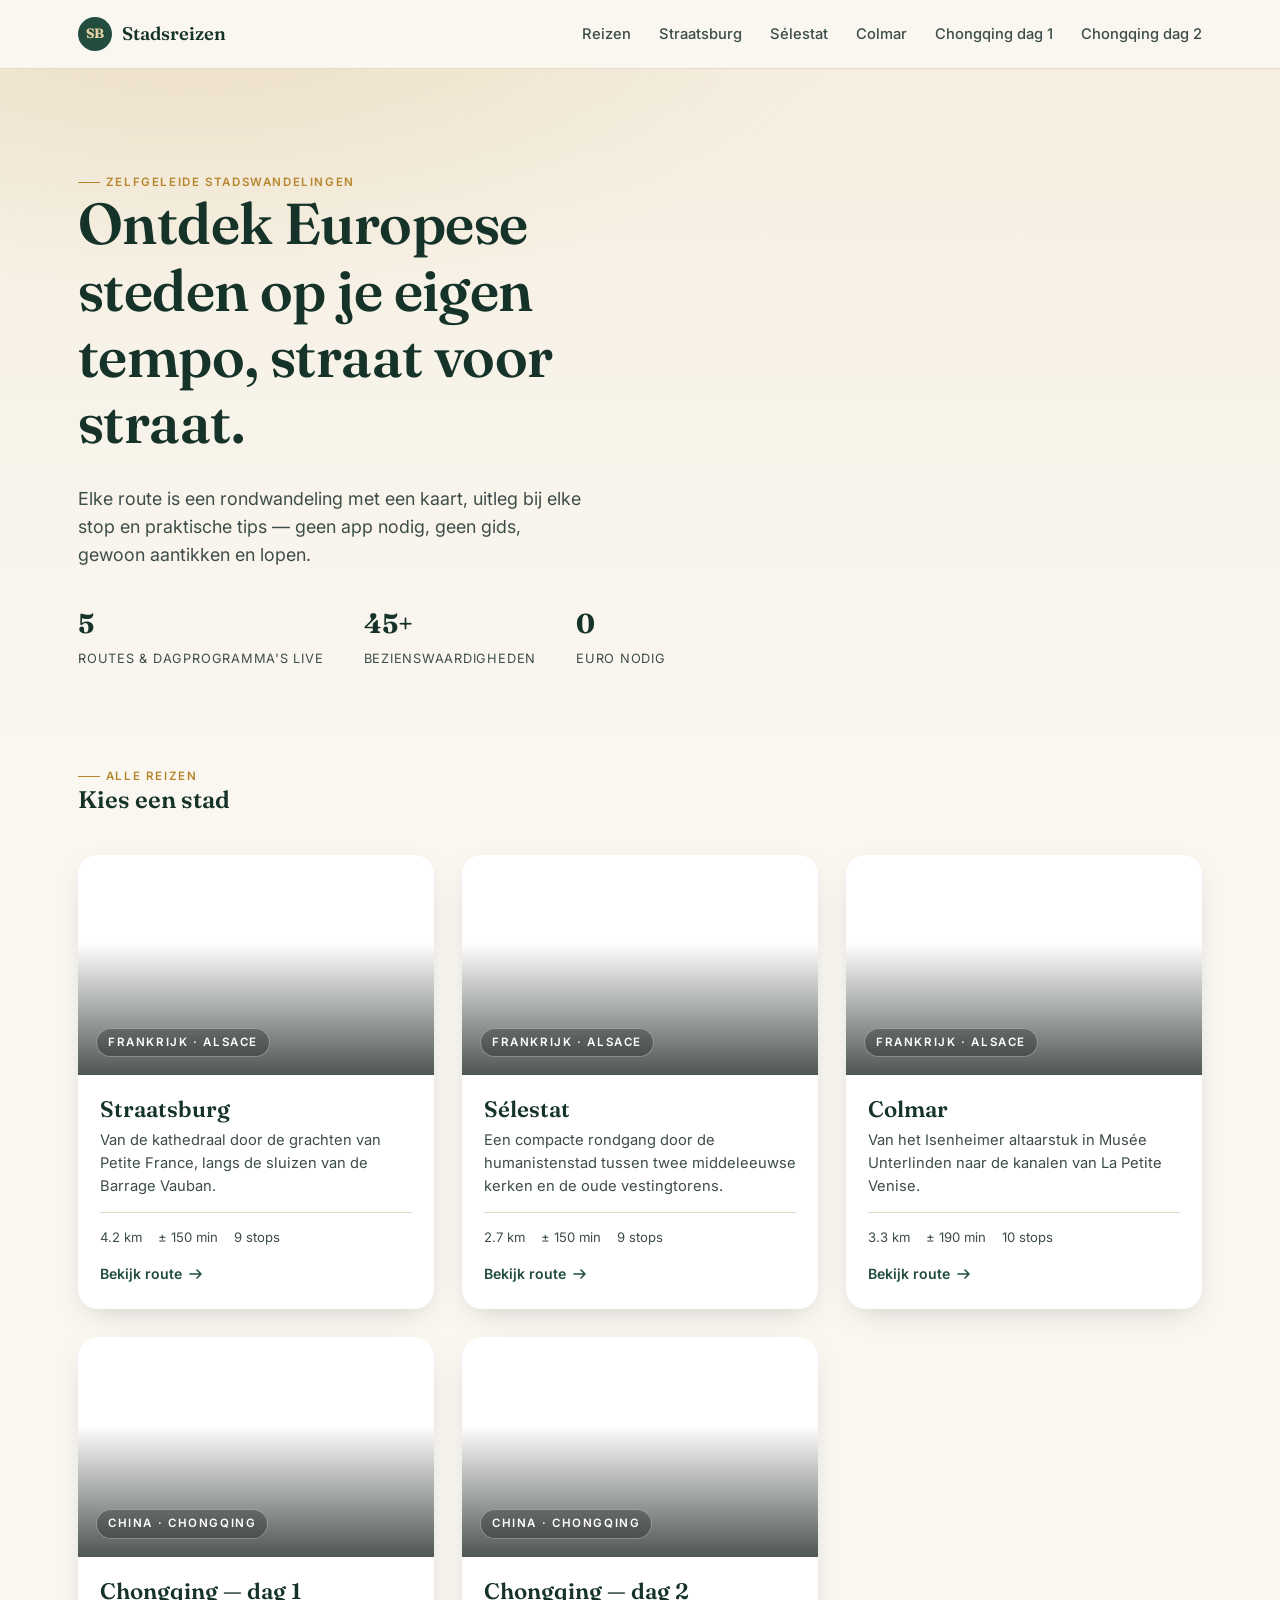
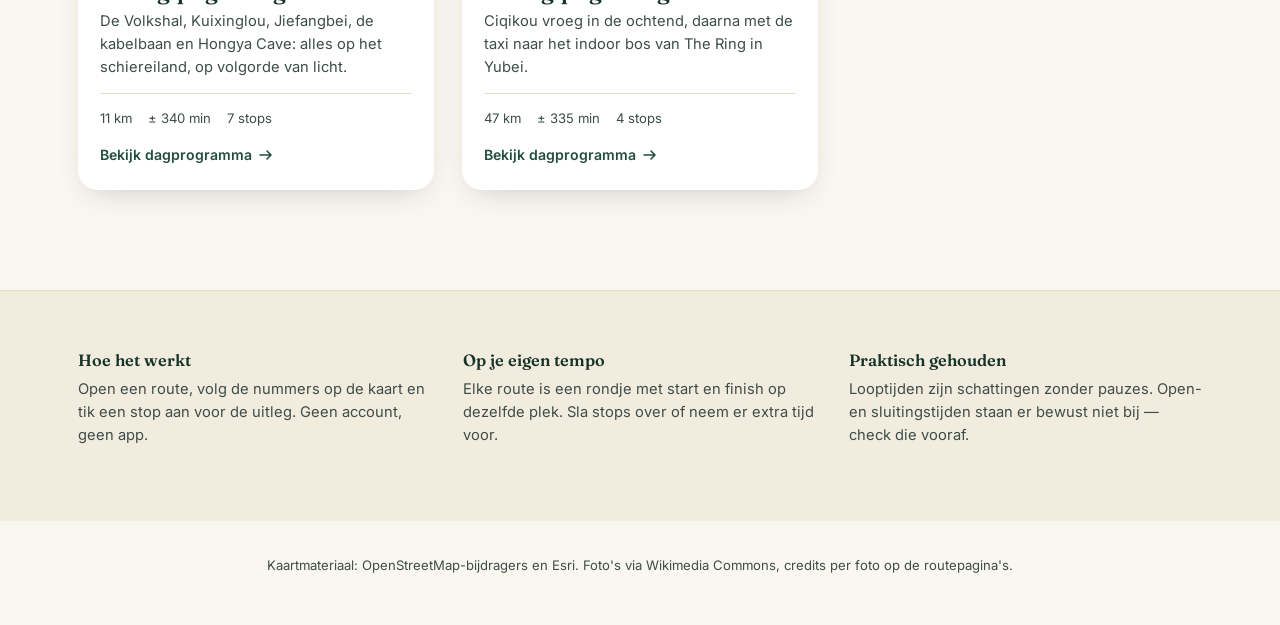
<file: index.html>
<!doctype html>
<html lang="nl">
<head>
<meta charset="utf-8">
<meta name="viewport" content="width=device-width, initial-scale=1">
<title>Stadsreizen — zelfgeleide wandelroutes door Europese steden</title>
<meta name="description" content="Zelfgeleide wandelroutes door historische stadscentra, met kaart, verhalen en praktische tips. Begin met Straatsburg en Sélestat.">
<link rel="preconnect" href="https://fonts.googleapis.com">
<link rel="preconnect" href="https://fonts.gstatic.com" crossorigin>
<link href="https://fonts.googleapis.com/css2?family=Fraunces:opsz,wght@9..144,500;9..144,600;9..144,700&family=Inter:wght@400;500;600;700&display=swap" rel="stylesheet">
<link rel="stylesheet" href="assets/css/style.css">
</head>
<body>

<header class="site-header">
  <div class="wrap">
    <a href="index.html" class="brand"><span class="mark">SB</span> Stadsreizen</a>
    <nav class="site-nav">
      <a href="index.html">Reizen</a>
      <a href="reizen/strasbourg/index.html">Straatsburg</a>
      <a href="reizen/selestat/index.html">Sélestat</a>
      <a href="reizen/colmar/index.html">Colmar</a>
      <a href="reizen/chongqing-dag1/index.html">Chongqing dag 1</a>
      <a href="reizen/chongqing-dag2/index.html">Chongqing dag 2</a>
    </nav>
  </div>
</header>

<section class="hero-home">
  <div class="wrap">
    <span class="eyebrow">Zelfgeleide stadswandelingen</span>
    <h1>Ontdek Europese steden op je eigen tempo, straat voor straat.</h1>
    <p class="lede">Elke route is een rondwandeling met een kaart, uitleg bij elke stop en praktische tips — geen app nodig, geen gids, gewoon aantikken en lopen.</p>
    <div class="hero-stats">
      <div><strong>5</strong><span>Routes &amp; dagprogramma's live</span></div>
      <div><strong>45+</strong><span>Bezienswaardigheden</span></div>
      <div><strong>0</strong><span>Euro nodig</span></div>
    </div>
  </div>
</section>

<section class="trips-section">
  <div class="wrap">
    <div class="trips-heading">
      <div>
        <span class="eyebrow">Alle reizen</span>
        <h2>Kies een stad</h2>
      </div>
    </div>

    <div class="trip-grid">

      <a class="trip-card" href="reizen/strasbourg/index.html">
        <div class="cover" style="background-image:url('https://upload.wikimedia.org/wikipedia/commons/thumb/4/49/Strasbourg_Petite-France_place_Benjamin-Zix_septembre_2015.jpg/960px-Strasbourg_Petite-France_place_Benjamin-Zix_septembre_2015.jpg')">
          <span class="country">Frankrijk · Alsace</span>
        </div>
        <div class="body">
          <h3>Straatsburg</h3>
          <p class="sub">Van de kathedraal door de grachten van Petite France, langs de sluizen van de Barrage Vauban.</p>
          <div class="trip-meta">
            <span id="home-strasbourg-km">— km</span>
            <span id="home-strasbourg-min">— min</span>
            <span id="home-strasbourg-stops">— stops</span>
          </div>
          <div class="cta">Bekijk route <svg width="16" height="16" viewBox="0 0 16 16" fill="none"><path d="M2 8h11M9 4l4 4-4 4" stroke="currentColor" stroke-width="1.6" stroke-linecap="round" stroke-linejoin="round"/></svg></div>
        </div>
      </a>

      <a class="trip-card" href="reizen/selestat/index.html">
        <div class="cover" style="background-image:url('https://upload.wikimedia.org/wikipedia/commons/thumb/4/41/Selestat_Tour_de_l%E2%80%99horloge.jpg/960px-Selestat_Tour_de_l%E2%80%99horloge.jpg')">
          <span class="country">Frankrijk · Alsace</span>
        </div>
        <div class="body">
          <h3>Sélestat</h3>
          <p class="sub">Een compacte rondgang door de humanistenstad tussen twee middeleeuwse kerken en de oude vestingtorens.</p>
          <div class="trip-meta">
            <span id="home-selestat-km">— km</span>
            <span id="home-selestat-min">— min</span>
            <span id="home-selestat-stops">— stops</span>
          </div>
          <div class="cta">Bekijk route <svg width="16" height="16" viewBox="0 0 16 16" fill="none"><path d="M2 8h11M9 4l4 4-4 4" stroke="currentColor" stroke-width="1.6" stroke-linecap="round" stroke-linejoin="round"/></svg></div>
        </div>
      </a>

      <a class="trip-card" href="reizen/colmar/index.html">
        <div class="cover" style="background-image:url('https://upload.wikimedia.org/wikipedia/commons/thumb/0/0e/Little_Venice_in_Colmar_01.jpg/960px-Little_Venice_in_Colmar_01.jpg')">
          <span class="country">Frankrijk · Alsace</span>
        </div>
        <div class="body">
          <h3>Colmar</h3>
          <p class="sub">Van het Isenheimer altaarstuk in Musée Unterlinden naar de kanalen van La Petite Venise.</p>
          <div class="trip-meta">
            <span id="home-colmar-km">— km</span>
            <span id="home-colmar-min">— min</span>
            <span id="home-colmar-stops">— stops</span>
          </div>
          <div class="cta">Bekijk route <svg width="16" height="16" viewBox="0 0 16 16" fill="none"><path d="M2 8h11M9 4l4 4-4 4" stroke="currentColor" stroke-width="1.6" stroke-linecap="round" stroke-linejoin="round"/></svg></div>
        </div>
      </a>

      <a class="trip-card" href="reizen/chongqing-dag1/index.html">
        <div class="cover" style="background-image:url('https://upload.wikimedia.org/wikipedia/commons/6/64/202308_Hongya_Cave_at_night_from_Qiansimen_Bridge.jpg')">
          <span class="country">China · Chongqing</span>
        </div>
        <div class="body">
          <h3>Chongqing — dag 1</h3>
          <p class="sub">De Volkshal, Kuixinglou, Jiefangbei, de kabelbaan en Hongya Cave: alles op het schiereiland, op volgorde van licht.</p>
          <div class="trip-meta">
            <span id="home-chongqing1-km">— km</span>
            <span id="home-chongqing1-min">— min</span>
            <span id="home-chongqing1-stops">— stops</span>
          </div>
          <div class="cta">Bekijk dagprogramma <svg width="16" height="16" viewBox="0 0 16 16" fill="none"><path d="M2 8h11M9 4l4 4-4 4" stroke="currentColor" stroke-width="1.6" stroke-linecap="round" stroke-linejoin="round"/></svg></div>
        </div>
      </a>

      <a class="trip-card" href="reizen/chongqing-dag2/index.html">
        <div class="cover" style="background-image:url('https://upload.wikimedia.org/wikipedia/commons/e/e3/%E4%BA%BA%E5%A4%B4%E6%94%92%E5%8A%A8%E7%9A%84%E7%A3%81%E5%99%A8%E5%8F%A3.jpg')">
          <span class="country">China · Chongqing</span>
        </div>
        <div class="body">
          <h3>Chongqing — dag 2</h3>
          <p class="sub">Ciqikou vroeg in de ochtend, daarna met de taxi naar het indoor bos van The Ring in Yubei.</p>
          <div class="trip-meta">
            <span id="home-chongqing2-km">— km</span>
            <span id="home-chongqing2-min">— min</span>
            <span id="home-chongqing2-stops">— stops</span>
          </div>
          <div class="cta">Bekijk dagprogramma <svg width="16" height="16" viewBox="0 0 16 16" fill="none"><path d="M2 8h11M9 4l4 4-4 4" stroke="currentColor" stroke-width="1.6" stroke-linecap="round" stroke-linejoin="round"/></svg></div>
        </div>
      </a>

    </div>
  </div>
</section>

<section class="about-strip">
  <div class="wrap cols">
    <div class="col">
      <h4>Hoe het werkt</h4>
      <p>Open een route, volg de nummers op de kaart en tik een stop aan voor de uitleg. Geen account, geen app.</p>
    </div>
    <div class="col">
      <h4>Op je eigen tempo</h4>
      <p>Elke route is een rondje met start en finish op dezelfde plek. Sla stops over of neem er extra tijd voor.</p>
    </div>
    <div class="col">
      <h4>Praktisch gehouden</h4>
      <p>Looptijden zijn schattingen zonder pauzes. Open- en sluitingstijden staan er bewust niet bij — check die vooraf.</p>
    </div>
  </div>
</section>

<footer class="site-footer">
  <div class="wrap">
    Kaartmateriaal: OpenStreetMap-bijdragers en Esri. Foto's via Wikimedia Commons, credits per foto op de routepagina's.
  </div>
</footer>

<script src="assets/data/strasbourg.js"></script>
<script src="assets/data/selestat.js"></script>
<script src="assets/data/colmar.js"></script>
<script src="assets/data/chongqing-dag1.js"></script>
<script src="assets/data/chongqing-dag2.js"></script>
<script>
  function fillMeta(prefix, data) {
    document.getElementById(prefix + "-km").textContent = data.meta.distanceKm + " km";
    document.getElementById(prefix + "-min").textContent = "± " + data.meta.durationMin + " min";
    document.getElementById(prefix + "-stops").textContent = data.meta.stopCount + " stops";
  }
  if (window.STRASBOURG_DATA) fillMeta("home-strasbourg", STRASBOURG_DATA);
  if (window.SELESTAT_DATA) fillMeta("home-selestat", SELESTAT_DATA);
  if (window.COLMAR_DATA) fillMeta("home-colmar", COLMAR_DATA);
  if (window.CHONGQING_DAG1_DATA) fillMeta("home-chongqing1", CHONGQING_DAG1_DATA);
  if (window.CHONGQING_DAG2_DATA) fillMeta("home-chongqing2", CHONGQING_DAG2_DATA);
</script>
</body>
</html>
</file>
<file: assets/css/style.css>
/* ============================================================
   Stadsreizen — gedeeld design system
   ============================================================ */

:root {
  --color-ink: #1c2b28;
  --color-ink-soft: #3d4d49;
  --color-paper: #faf7f1;
  --color-paper-alt: #f2ecdf;
  --color-card: #ffffff;
  --color-line: #e4dcc9;
  --color-forest: #234d3f;
  --color-forest-dark: #16332a;
  --color-gold: #b6862c;
  --color-gold-soft: #e7d3a1;
  --color-terracotta: #b5573c;

  --font-display: "Fraunces", "Iowan Old Style", Georgia, serif;
  --font-body: "Inter", -apple-system, BlinkMacSystemFont, "Segoe UI", sans-serif;

  --radius-lg: 20px;
  --radius-md: 14px;
  --radius-sm: 8px;
  --shadow-soft: 0 10px 30px -12px rgba(28, 43, 40, 0.25);
  --shadow-lift: 0 20px 45px -18px rgba(28, 43, 40, 0.35);
  --container: 1180px;
}

* { box-sizing: border-box; }
html { scroll-behavior: smooth; }

body {
  margin: 0;
  font-family: var(--font-body);
  color: var(--color-ink);
  background: var(--color-paper);
  line-height: 1.55;
  -webkit-font-smoothing: antialiased;
}

img { max-width: 100%; display: block; }
a { color: inherit; text-decoration: none; }

h1, h2, h3, h4 {
  font-family: var(--font-display);
  font-weight: 600;
  line-height: 1.15;
  margin: 0 0 0.5em;
  color: var(--color-forest-dark);
}

p { margin: 0 0 1em; }

.eyebrow {
  display: inline-flex;
  align-items: center;
  gap: 0.5em;
  font-size: 0.72rem;
  letter-spacing: 0.14em;
  text-transform: uppercase;
  font-weight: 600;
  color: var(--color-gold);
}

.eyebrow::before {
  content: "";
  width: 22px;
  height: 1px;
  background: var(--color-gold);
  display: inline-block;
}

.wrap {
  max-width: var(--container);
  margin: 0 auto;
  padding: 0 28px;
}

/* ---------- Site header ---------- */

.site-header {
  position: sticky;
  top: 0;
  z-index: 50;
  background: rgba(250, 247, 241, 0.92);
  backdrop-filter: blur(10px);
  border-bottom: 1px solid var(--color-line);
}

.site-header .wrap {
  display: flex;
  align-items: center;
  justify-content: space-between;
  height: 68px;
}

.brand {
  display: flex;
  align-items: center;
  gap: 10px;
  font-family: var(--font-display);
  font-weight: 600;
  font-size: 1.15rem;
  color: var(--color-forest-dark);
}

.brand .mark {
  width: 34px;
  height: 34px;
  border-radius: 50%;
  background: var(--color-forest);
  color: var(--color-gold-soft);
  display: flex;
  align-items: center;
  justify-content: center;
  font-size: 0.85rem;
  font-weight: 700;
  letter-spacing: -0.02em;
}

.site-nav {
  display: flex;
  gap: 28px;
  font-size: 0.92rem;
  font-weight: 500;
  color: var(--color-ink-soft);
}

.site-nav a:hover { color: var(--color-forest); }

/* ---------- Buttons ---------- */

.btn {
  display: inline-flex;
  align-items: center;
  gap: 8px;
  padding: 12px 22px;
  border-radius: 999px;
  font-weight: 600;
  font-size: 0.88rem;
  border: 1px solid transparent;
  cursor: pointer;
  transition: transform 0.15s ease, box-shadow 0.15s ease, background 0.15s ease;
}

.btn-primary {
  background: var(--color-forest);
  color: #fff;
}
.btn-primary:hover { background: var(--color-forest-dark); transform: translateY(-1px); }

.btn-ghost {
  background: transparent;
  border-color: var(--color-line);
  color: var(--color-ink);
}
.btn-ghost:hover { border-color: var(--color-forest); color: var(--color-forest); }

.btn-outline-light {
  background: rgba(255,255,255,0.12);
  border-color: rgba(255,255,255,0.55);
  color: #fff;
}
.btn-outline-light:hover { background: rgba(255,255,255,0.22); }

/* ============================================================
   HOMEPAGE
   ============================================================ */

.hero-home {
  position: relative;
  padding: 96px 0 70px;
  background:
    radial-gradient(1100px 500px at 15% -10%, rgba(182, 134, 44, 0.16), transparent 60%),
    linear-gradient(180deg, #f6efe1 0%, var(--color-paper) 100%);
  overflow: hidden;
}

.hero-home h1 {
  font-size: clamp(2.4rem, 5vw, 3.6rem);
  max-width: 14ch;
  letter-spacing: -0.01em;
}

.hero-home .lede {
  max-width: 46ch;
  font-size: 1.12rem;
  color: var(--color-ink-soft);
}

.hero-stats {
  display: flex;
  gap: 40px;
  margin-top: 34px;
  flex-wrap: wrap;
}

.hero-stats div strong {
  display: block;
  font-family: var(--font-display);
  font-size: 1.7rem;
  color: var(--color-forest-dark);
}

.hero-stats div span {
  font-size: 0.8rem;
  color: var(--color-ink-soft);
  text-transform: uppercase;
  letter-spacing: 0.06em;
}

.trips-section { padding: 20px 0 100px; }

.trips-heading {
  display: flex;
  align-items: baseline;
  justify-content: space-between;
  margin-bottom: 30px;
  gap: 20px;
  flex-wrap: wrap;
}

.trip-grid {
  display: grid;
  grid-template-columns: repeat(auto-fit, minmax(320px, 1fr));
  gap: 28px;
}

.trip-card {
  position: relative;
  border-radius: var(--radius-lg);
  overflow: hidden;
  background: var(--color-card);
  box-shadow: var(--shadow-soft);
  transition: transform 0.25s ease, box-shadow 0.25s ease;
  display: flex;
  flex-direction: column;
}

.trip-card:hover {
  transform: translateY(-5px);
  box-shadow: var(--shadow-lift);
}

.trip-card .cover {
  height: 220px;
  position: relative;
  background-size: cover;
  background-position: center;
  display: flex;
  align-items: flex-end;
  padding: 18px;
}

.trip-card .cover::after {
  content: "";
  position: absolute;
  inset: 0;
  background: linear-gradient(180deg, rgba(0,0,0,0) 40%, rgba(10,20,17,0.72) 100%);
}

.trip-card .cover .country {
  position: relative;
  z-index: 1;
  color: #fff;
  font-size: 0.72rem;
  letter-spacing: 0.14em;
  text-transform: uppercase;
  font-weight: 600;
  background: rgba(0,0,0,0.28);
  padding: 5px 11px;
  border-radius: 999px;
  border: 1px solid rgba(255,255,255,0.35);
  align-self: flex-start;
  margin-top: auto;
}

.trip-card .body { padding: 22px 22px 24px; flex: 1; display: flex; flex-direction: column; }

.trip-card h3 { font-size: 1.4rem; margin-bottom: 6px; }

.trip-card .sub {
  color: var(--color-ink-soft);
  font-size: 0.92rem;
  margin-bottom: 14px;
}

.trip-meta {
  display: flex;
  gap: 16px;
  font-size: 0.82rem;
  color: var(--color-ink-soft);
  margin-top: auto;
  padding-top: 14px;
  border-top: 1px solid var(--color-line);
}

.trip-meta span { display: flex; align-items: center; gap: 5px; }

.trip-card .cta {
  margin-top: 16px;
  font-weight: 600;
  font-size: 0.88rem;
  color: var(--color-forest);
  display: flex;
  align-items: center;
  gap: 6px;
}

.trip-card .cta svg { transition: transform 0.2s ease; }
.trip-card:hover .cta svg { transform: translateX(4px); }

.trip-card.coming-soon {
  opacity: 0.7;
}
.trip-card.coming-soon .cover {
  background: linear-gradient(135deg, var(--color-forest), var(--color-forest-dark));
}
.trip-card.coming-soon .cta { color: var(--color-ink-soft); }

.about-strip {
  border-top: 1px solid var(--color-line);
  background: var(--color-paper-alt);
  padding: 60px 0;
}

.about-strip .cols {
  display: grid;
  grid-template-columns: repeat(auto-fit, minmax(220px, 1fr));
  gap: 32px;
}

.about-strip .col h4 {
  font-size: 1.02rem;
  color: var(--color-forest-dark);
}

.about-strip .col p {
  font-size: 0.92rem;
  color: var(--color-ink-soft);
}

.site-footer {
  padding: 34px 0 50px;
  font-size: 0.82rem;
  color: var(--color-ink-soft);
  text-align: center;
}

/* ============================================================
   ROUTE / TRIP PAGE
   ============================================================ */

.route-hero {
  position: relative;
  padding: 64px 0 40px;
  color: #fff;
  background: linear-gradient(180deg, rgba(16,32,27,0.35), rgba(16,32,27,0.86)), var(--hero-img) center/cover no-repeat;
}

.breadcrumb {
  font-size: 0.82rem;
  color: rgba(255,255,255,0.75);
  margin-bottom: 18px;
  display: flex;
  gap: 8px;
  align-items: center;
}
.breadcrumb a:hover { color: #fff; }

.route-hero h1 {
  color: #fff;
  font-size: clamp(2.2rem, 4.6vw, 3.3rem);
  max-width: 18ch;
}

.route-hero .lede {
  max-width: 58ch;
  color: rgba(255,255,255,0.88);
  font-size: 1.05rem;
}

.route-hero .eyebrow { color: var(--color-gold-soft); }
.route-hero .eyebrow::before { background: var(--color-gold-soft); }

.route-stats {
  display: flex;
  flex-wrap: wrap;
  gap: 12px;
  margin-top: 26px;
}

.route-stats .pill {
  background: rgba(255,255,255,0.14);
  border: 1px solid rgba(255,255,255,0.3);
  border-radius: 999px;
  padding: 9px 16px;
  font-size: 0.85rem;
  font-weight: 500;
  display: flex;
  align-items: center;
  gap: 7px;
}

.route-actions {
  margin-top: 28px;
  display: flex;
  gap: 12px;
  flex-wrap: wrap;
}

/* --- Layout: map + list --- */

.route-body {
  padding: 40px 0 90px;
}

.route-layout {
  display: grid;
  grid-template-columns: minmax(0, 1.05fr) minmax(0, 0.95fr);
  gap: 30px;
  align-items: flex-start;
}

.map-col {
  position: sticky;
  top: 88px;
}

#map {
  width: 100%;
  height: 78vh;
  min-height: 460px;
  border-radius: var(--radius-lg);
  box-shadow: var(--shadow-soft);
  border: 1px solid var(--color-line);
}

.map-toolbar {
  display: flex;
  gap: 8px;
  flex-wrap: wrap;
  margin-top: 12px;
}

.map-toolbar button, .map-toolbar a.chip {
  font-family: var(--font-body);
  background: var(--color-card);
  border: 1px solid var(--color-line);
  border-radius: 999px;
  padding: 8px 14px;
  font-size: 0.8rem;
  font-weight: 600;
  color: var(--color-ink-soft);
  cursor: pointer;
  display: inline-flex;
  align-items: center;
  gap: 6px;
}
.map-toolbar button:hover, .map-toolbar a.chip:hover { border-color: var(--color-forest); color: var(--color-forest); }
.map-toolbar button.active { background: var(--color-forest); border-color: var(--color-forest); color: #fff; }

.geo-status {
  margin-top: 10px;
  font-size: 0.8rem;
  color: var(--color-ink-soft);
  display: flex;
  align-items: center;
  gap: 8px;
}
.geo-status button {
  background: none;
  border: none;
  color: var(--color-forest);
  font-weight: 600;
  cursor: pointer;
  padding: 0;
  font-size: 0.8rem;
  text-decoration: underline;
}

.list-col h2 { font-size: 1.5rem; margin-bottom: 4px; }
.list-col .list-sub { color: var(--color-ink-soft); font-size: 0.9rem; margin-bottom: 20px; }

.stop-list {
  list-style: none;
  margin: 0;
  padding: 0;
  display: flex;
  flex-direction: column;
  gap: 16px;
}

.stop-card {
  background: var(--color-card);
  border: 1px solid var(--color-line);
  border-radius: var(--radius-md);
  overflow: hidden;
  scroll-margin-top: 100px;
  transition: box-shadow 0.2s ease, border-color 0.2s ease;
}

.stop-card:hover { box-shadow: var(--shadow-soft); }
.stop-card.is-active { border-color: var(--color-gold); box-shadow: 0 0 0 3px rgba(182,134,44,0.18); }

.stop-card.enroute { background: var(--color-paper-alt); }

.stop-media {
  position: relative;
  height: 190px;
  background-size: cover;
  background-position: center;
  background-color: var(--color-paper-alt);
}

.stop-card.enroute .stop-media { height: 130px; }

.stop-badge {
  position: absolute;
  top: 12px;
  left: 12px;
  width: 34px;
  height: 34px;
  border-radius: 50%;
  background: var(--color-forest);
  color: #fff;
  font-weight: 700;
  font-size: 0.9rem;
  display: flex;
  align-items: center;
  justify-content: center;
  box-shadow: 0 3px 8px rgba(0,0,0,0.25);
}

.stop-card.enroute .stop-badge {
  background: rgba(255,255,255,0.9);
  color: var(--color-forest-dark);
  width: 28px; height: 28px; font-size: 0.7rem;
}

.stop-credit {
  position: absolute;
  bottom: 8px;
  right: 10px;
  font-size: 0.65rem;
  color: rgba(255,255,255,0.85);
  background: rgba(0,0,0,0.35);
  padding: 2px 7px;
  border-radius: 999px;
}
.stop-credit a { color: inherit; }

.stop-content { padding: 18px 20px 20px; }

.stop-kicker {
  font-size: 0.72rem;
  text-transform: uppercase;
  letter-spacing: 0.08em;
  color: var(--color-gold);
  font-weight: 700;
  margin-bottom: 4px;
}

.stop-content h3 { font-size: 1.15rem; margin-bottom: 2px; }

.stop-meta {
  font-size: 0.82rem;
  color: var(--color-ink-soft);
  margin-bottom: 10px;
}

.stop-text p { font-size: 0.93rem; color: var(--color-ink); margin-bottom: 0.8em; }

.stop-praktisch {
  margin-top: 12px;
  padding: 10px 12px;
  background: var(--color-paper-alt);
  border-radius: var(--radius-sm);
  font-size: 0.85rem;
}
.stop-praktisch strong {
  display: block;
  font-size: 0.7rem;
  text-transform: uppercase;
  letter-spacing: 0.07em;
  color: var(--color-forest);
  margin-bottom: 3px;
}

.stop-links {
  display: flex;
  gap: 16px;
  margin-top: 12px;
  font-size: 0.83rem;
  font-weight: 600;
}
.stop-links a, .stop-links button {
  color: var(--color-forest);
  background: none;
  border: none;
  padding: 0;
  cursor: pointer;
  font-family: var(--font-body);
  font-size: 0.83rem;
  font-weight: 600;
}
.stop-links a:hover, .stop-links button:hover { text-decoration: underline; }

.route-footnote {
  margin-top: 40px;
  padding-top: 24px;
  border-top: 1px solid var(--color-line);
  font-size: 0.82rem;
  color: var(--color-ink-soft);
}
.route-footnote p { margin-bottom: 0.6em; }

/* Leaflet marker label tweaks */
.leaflet-div-icon {
  background: var(--color-forest) !important;
  border: 2px solid #fff !important;
  color: #fff;
  border-radius: 50%;
  display: flex;
  align-items: center;
  justify-content: center;
  font-weight: 700;
  font-size: 12px;
  font-family: var(--font-body);
  box-shadow: 0 2px 6px rgba(0,0,0,0.35);
}
.leaflet-div-icon.enroute-marker {
  background: #fff !important;
  color: var(--color-forest-dark);
  border-color: var(--color-forest) !important;
  width: 20px !important; height: 20px !important;
  font-size: 10px;
}
.leaflet-div-icon.start-marker {
  background: var(--color-terracotta) !important;
}

@media (max-width: 980px) {
  .route-layout { grid-template-columns: 1fr; }
  .map-col { position: static; }
  #map { height: 420px; min-height: 320px; }
}

@media (max-width: 640px) {
  .site-header .wrap { height: 60px; }
  .site-nav { display: none; }
  .hero-home { padding: 60px 0 40px; }
  .route-hero { padding: 44px 0 30px; }
  .wrap { padding: 0 18px; }
}
</file>
